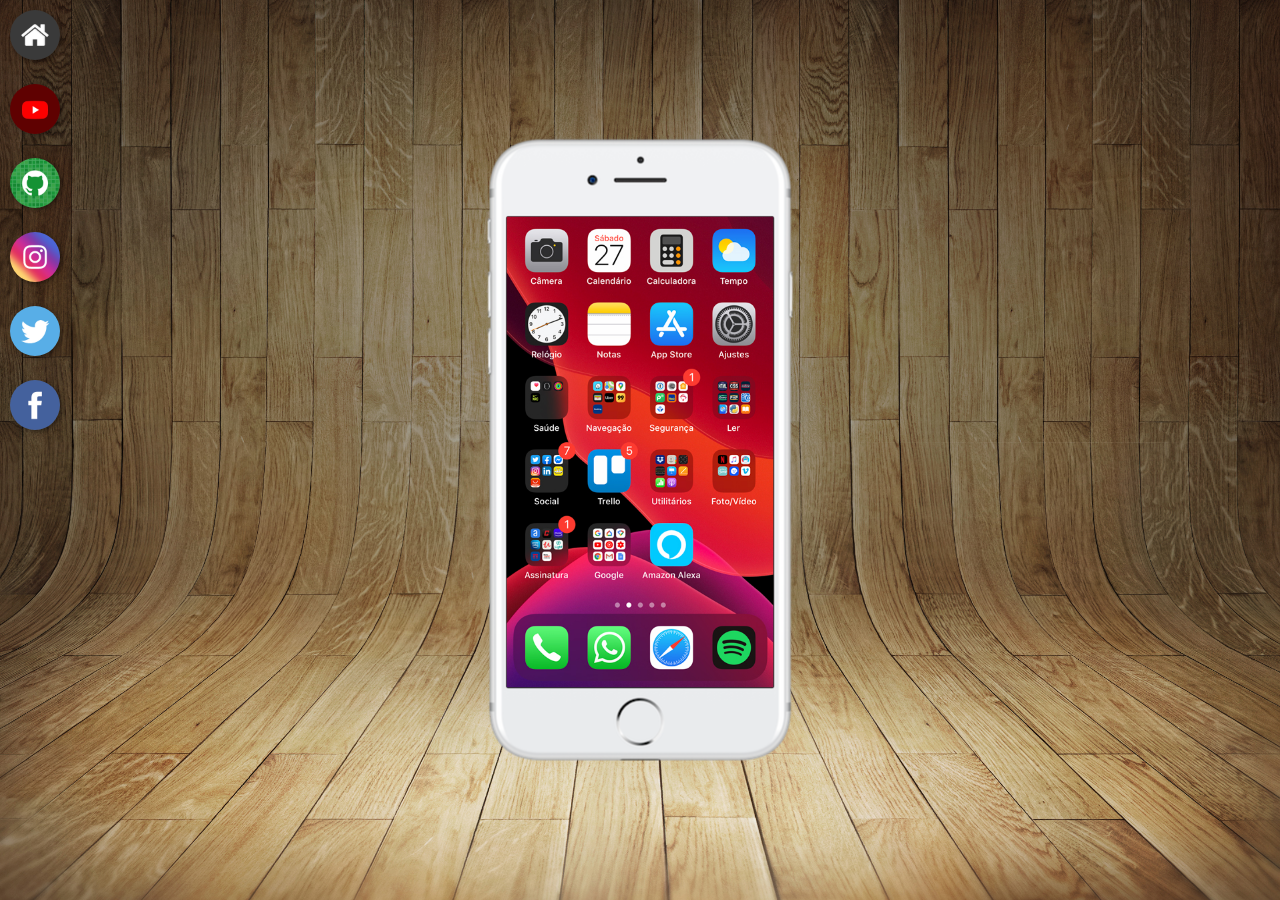
<file: index.html>
<!DOCTYPE html>
<html lang="pt-br">
<head>
    <meta charset="UTF-8">
    <meta name="viewport" content="width=device-width, initial-scale=1.0">
    <title>Projecto Redes Socias</title>
    <link rel="shortcut icon" href="favicon.ico" type="image/x-icon">
    <link rel="stylesheet" href="estilos/style.css">
</head>
<body>
   <main>
        <section id="telefone">
            <iframe src="home.html" name="tela" id="tela" frameborder="0">
            O Seu navegador nao é compatível com isso.

            </iframe>
        </section>
        <section id="redes-socias">
            <a href="home.html" target="tela"><img src="imagens/logo-home.jpg" alt="Home"></a><br>
            <a href="youtube.html" target="tela"><img src="imagens/logo-youtube.jpg" alt="YouTube"></a><br>
            <a href="github.html" target="tela"><img src="imagens/logo-github.jpg" alt="GitHub"></a><br>
            <a href="instagram.html" target="tela"><img src="imagens/logo-instagram.jpg" alt="Instagram"></a><br>
            <a href="#" target="tela"><img src="imagens/logo-twitter.jpg" alt="Twiter"></a><br>
            <a href="facebook.html" target="tela"><img src="imagens/logo-facebook.jpg" alt="Facebook"></a>
            
        </section>
   </main>
</body>
</html>
</file>
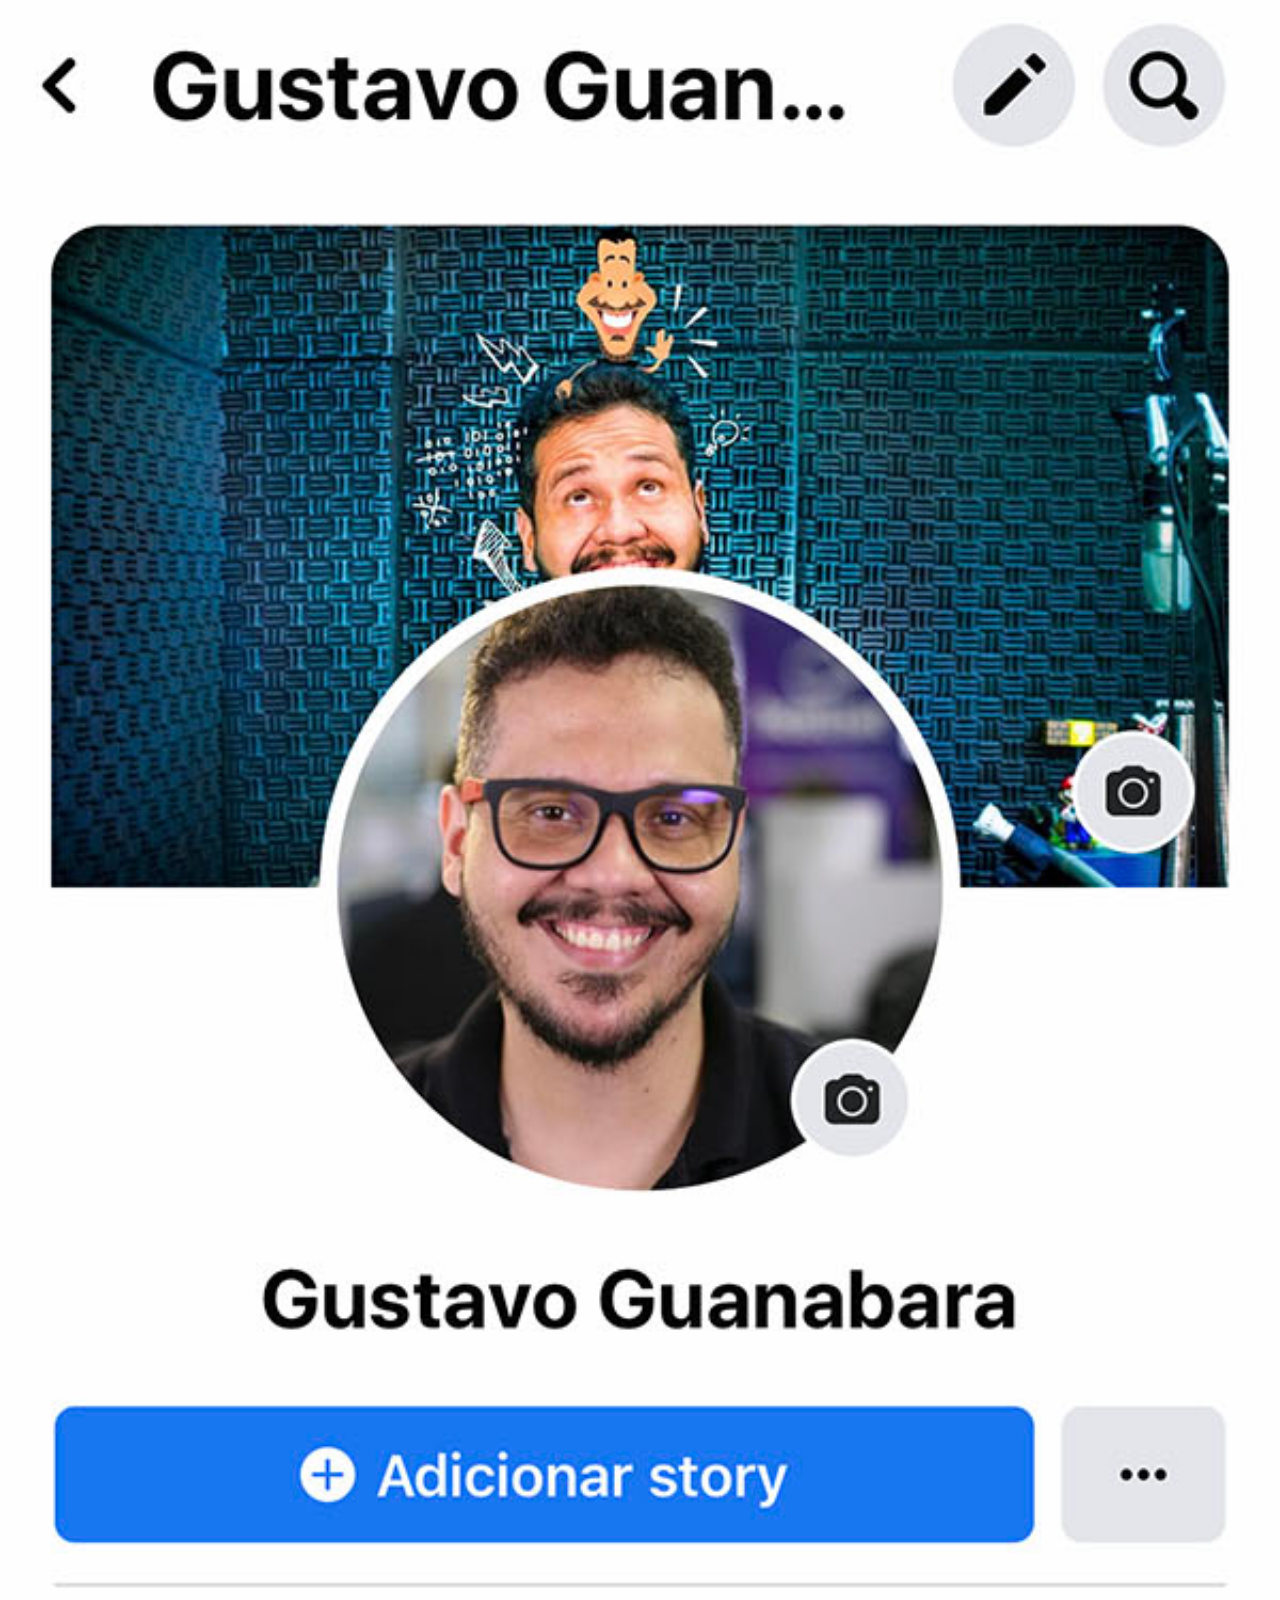
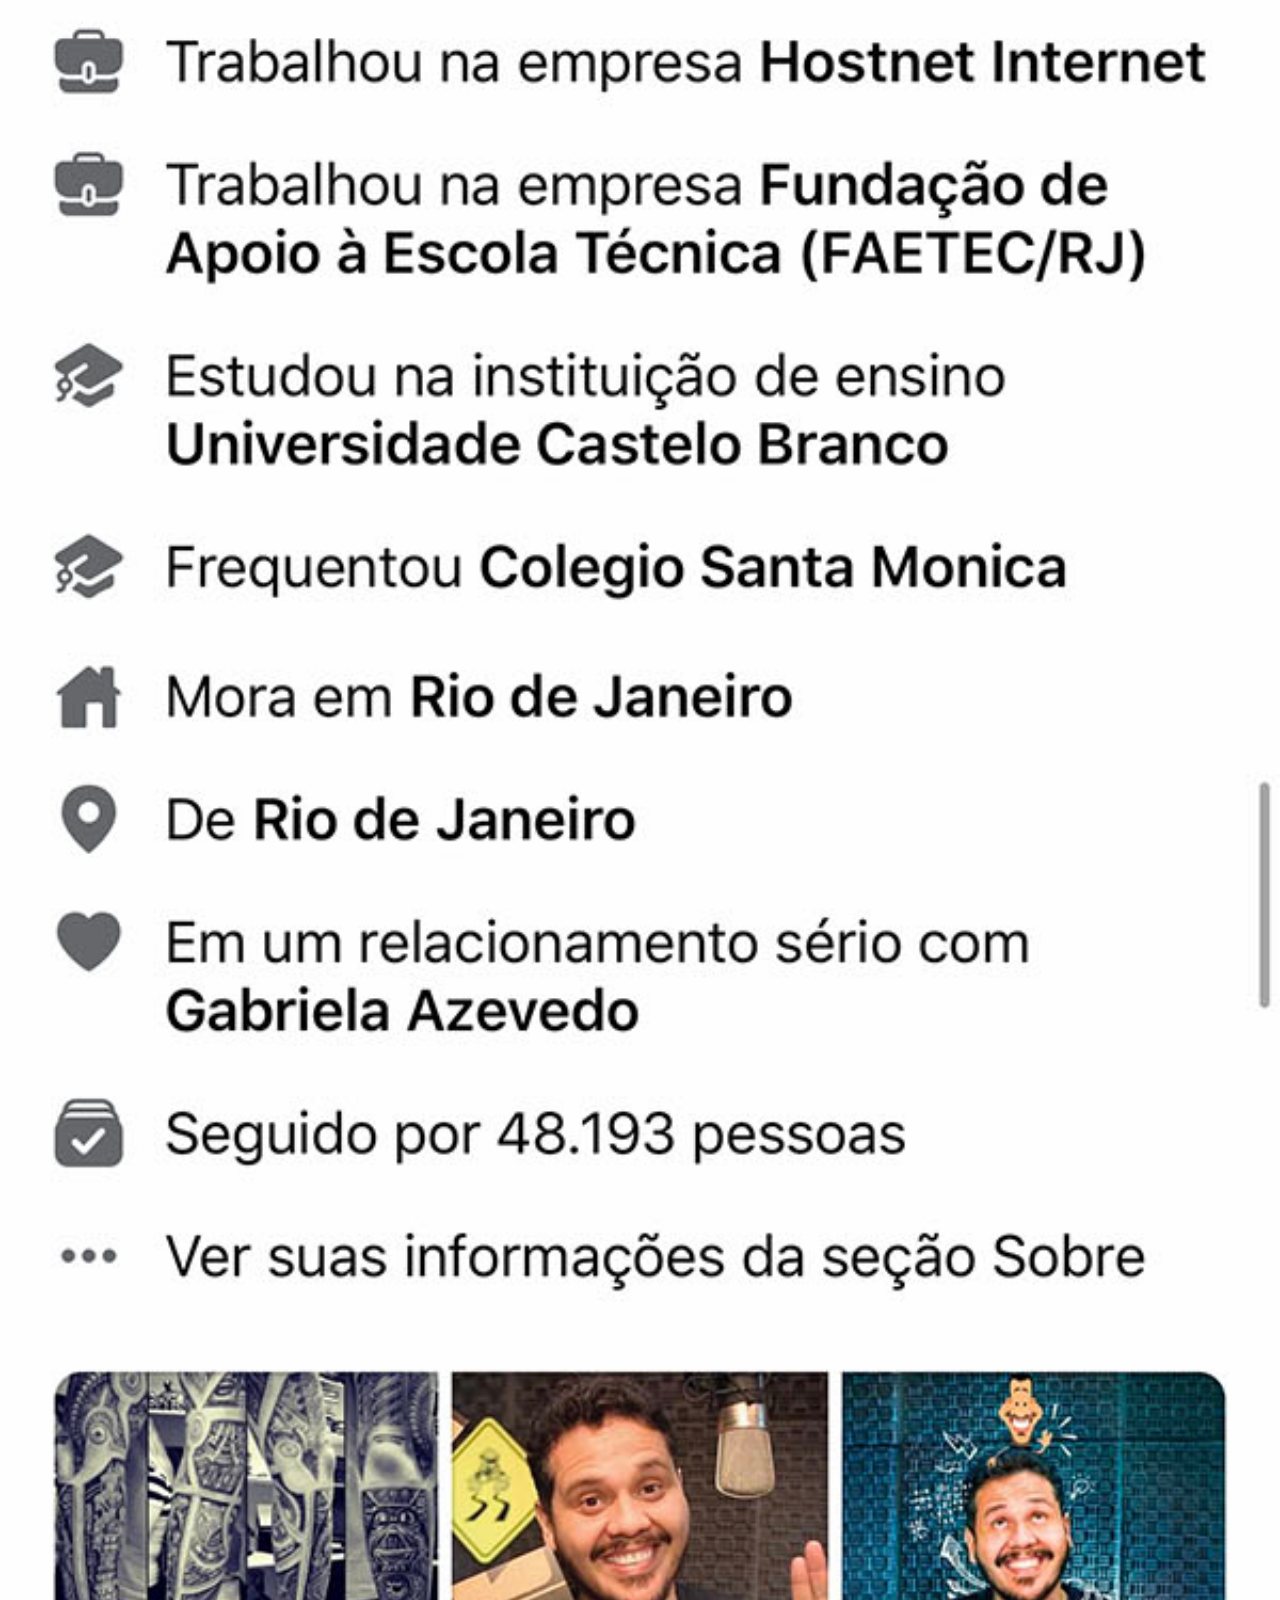
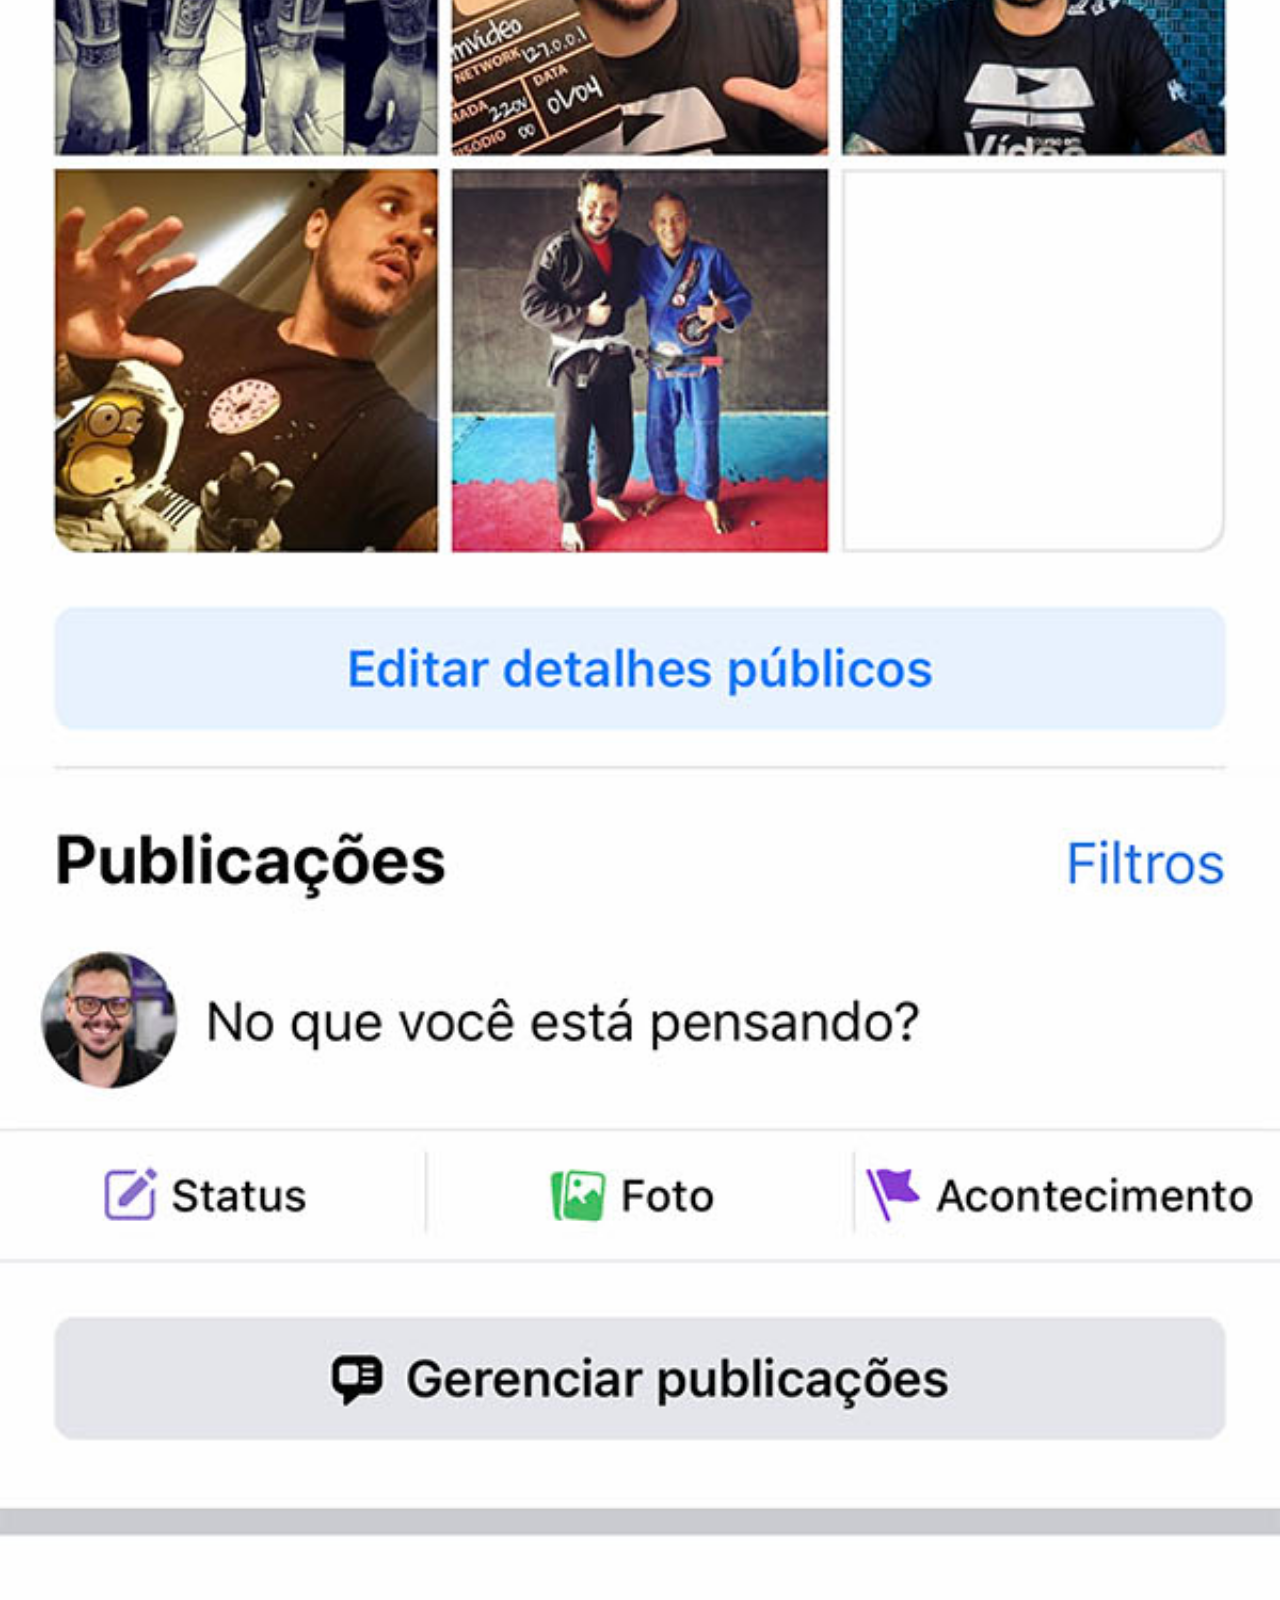
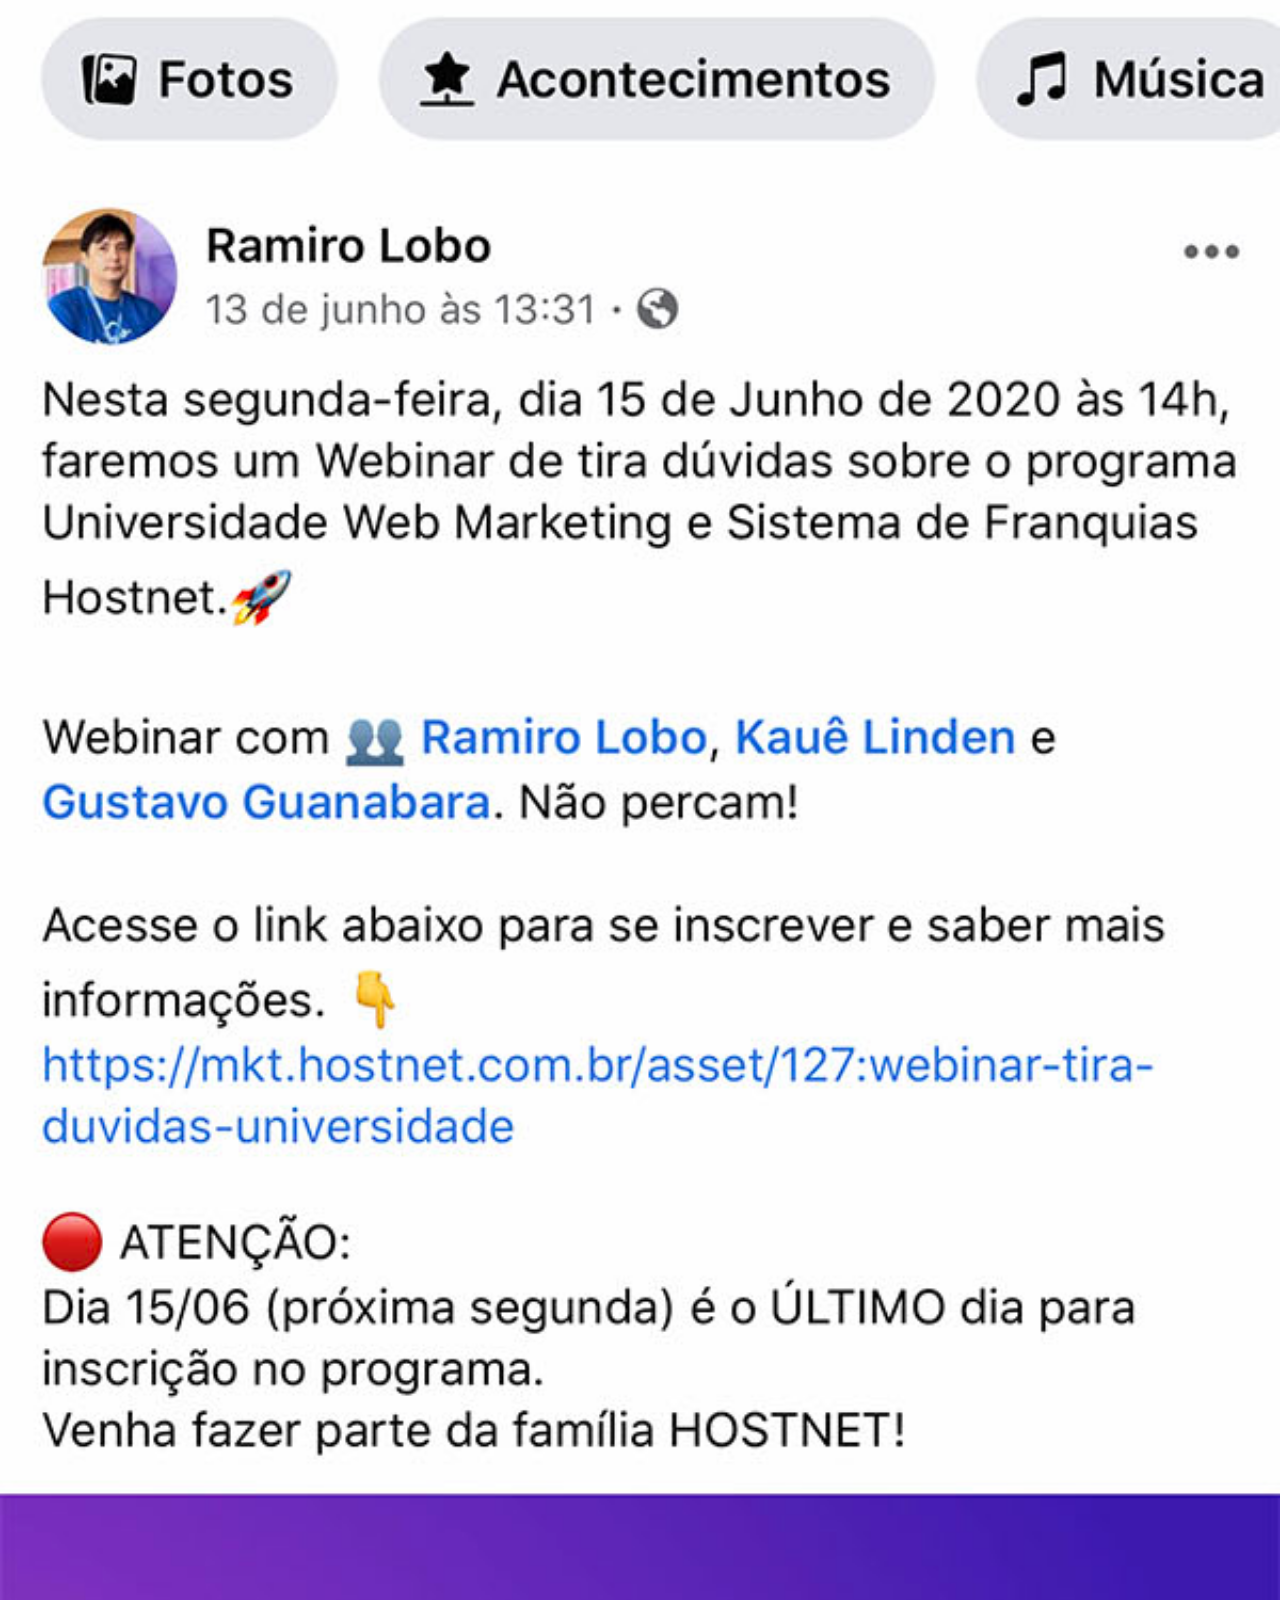
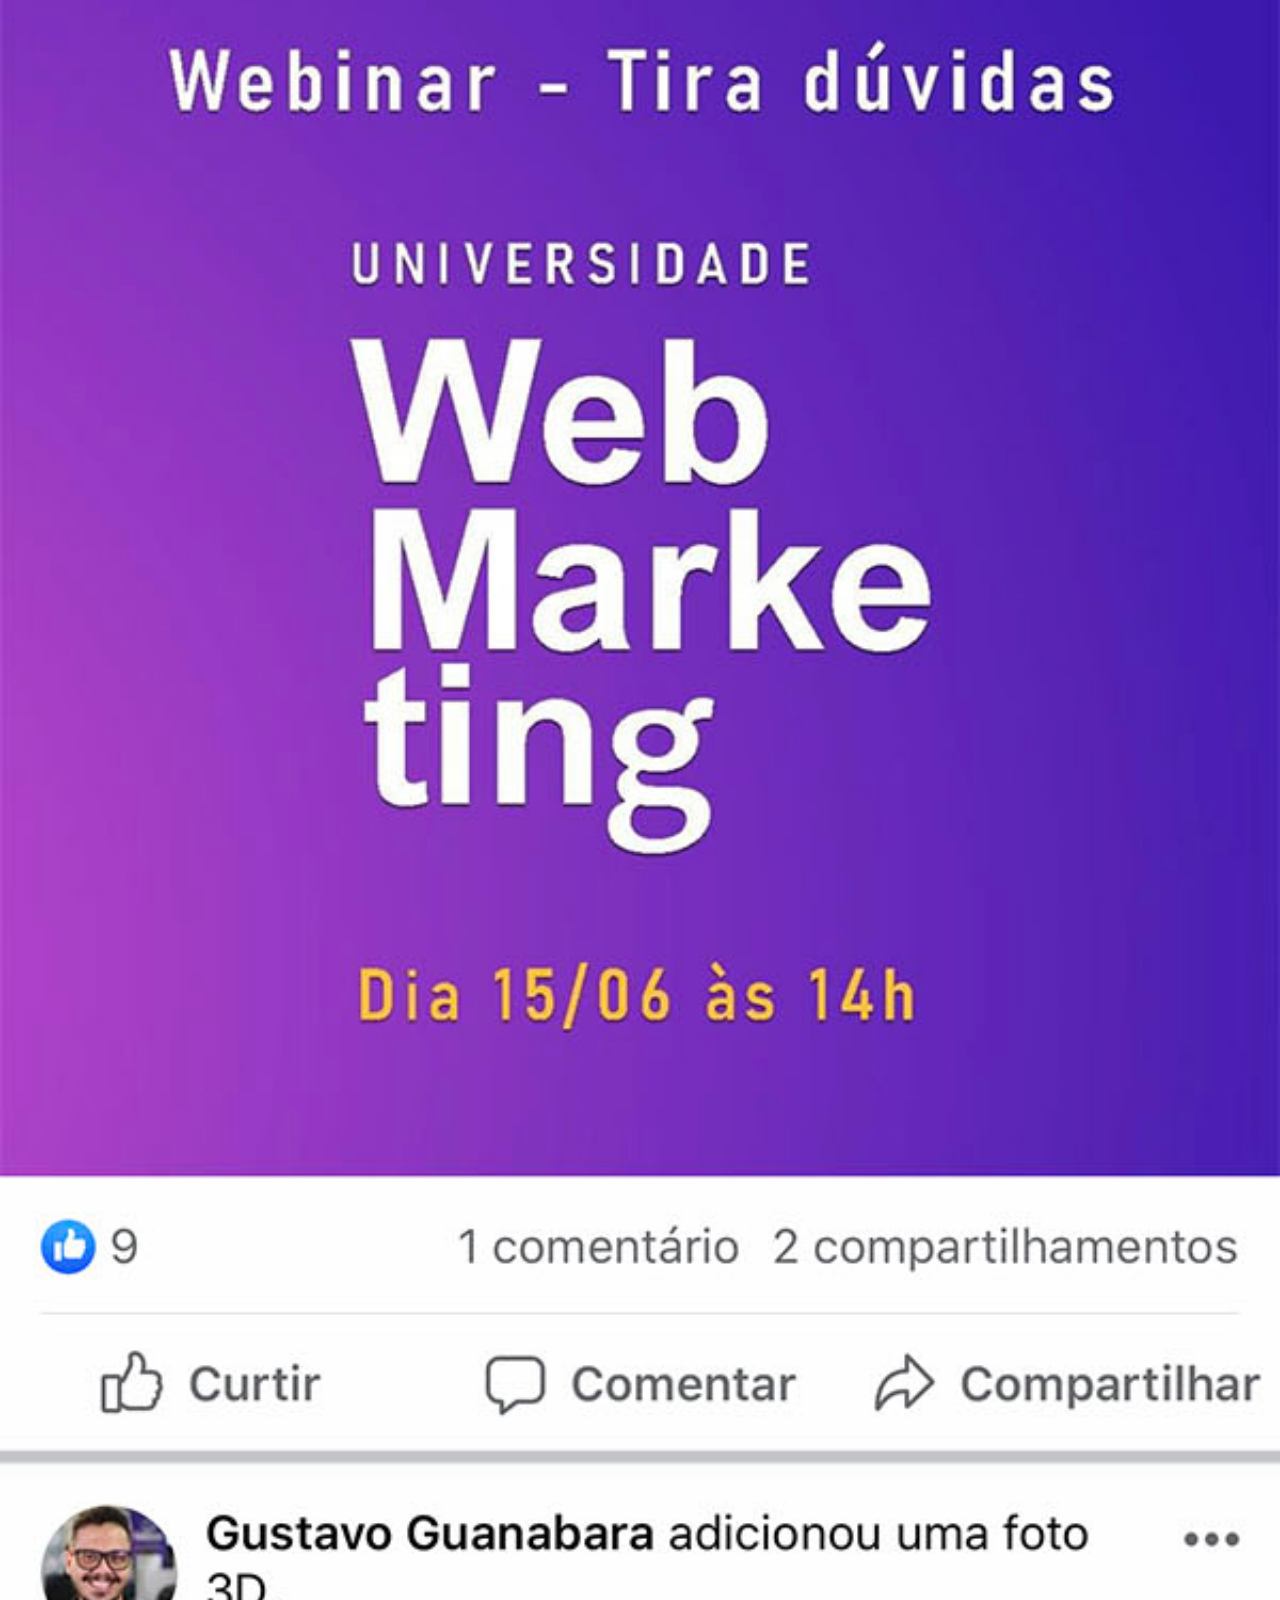
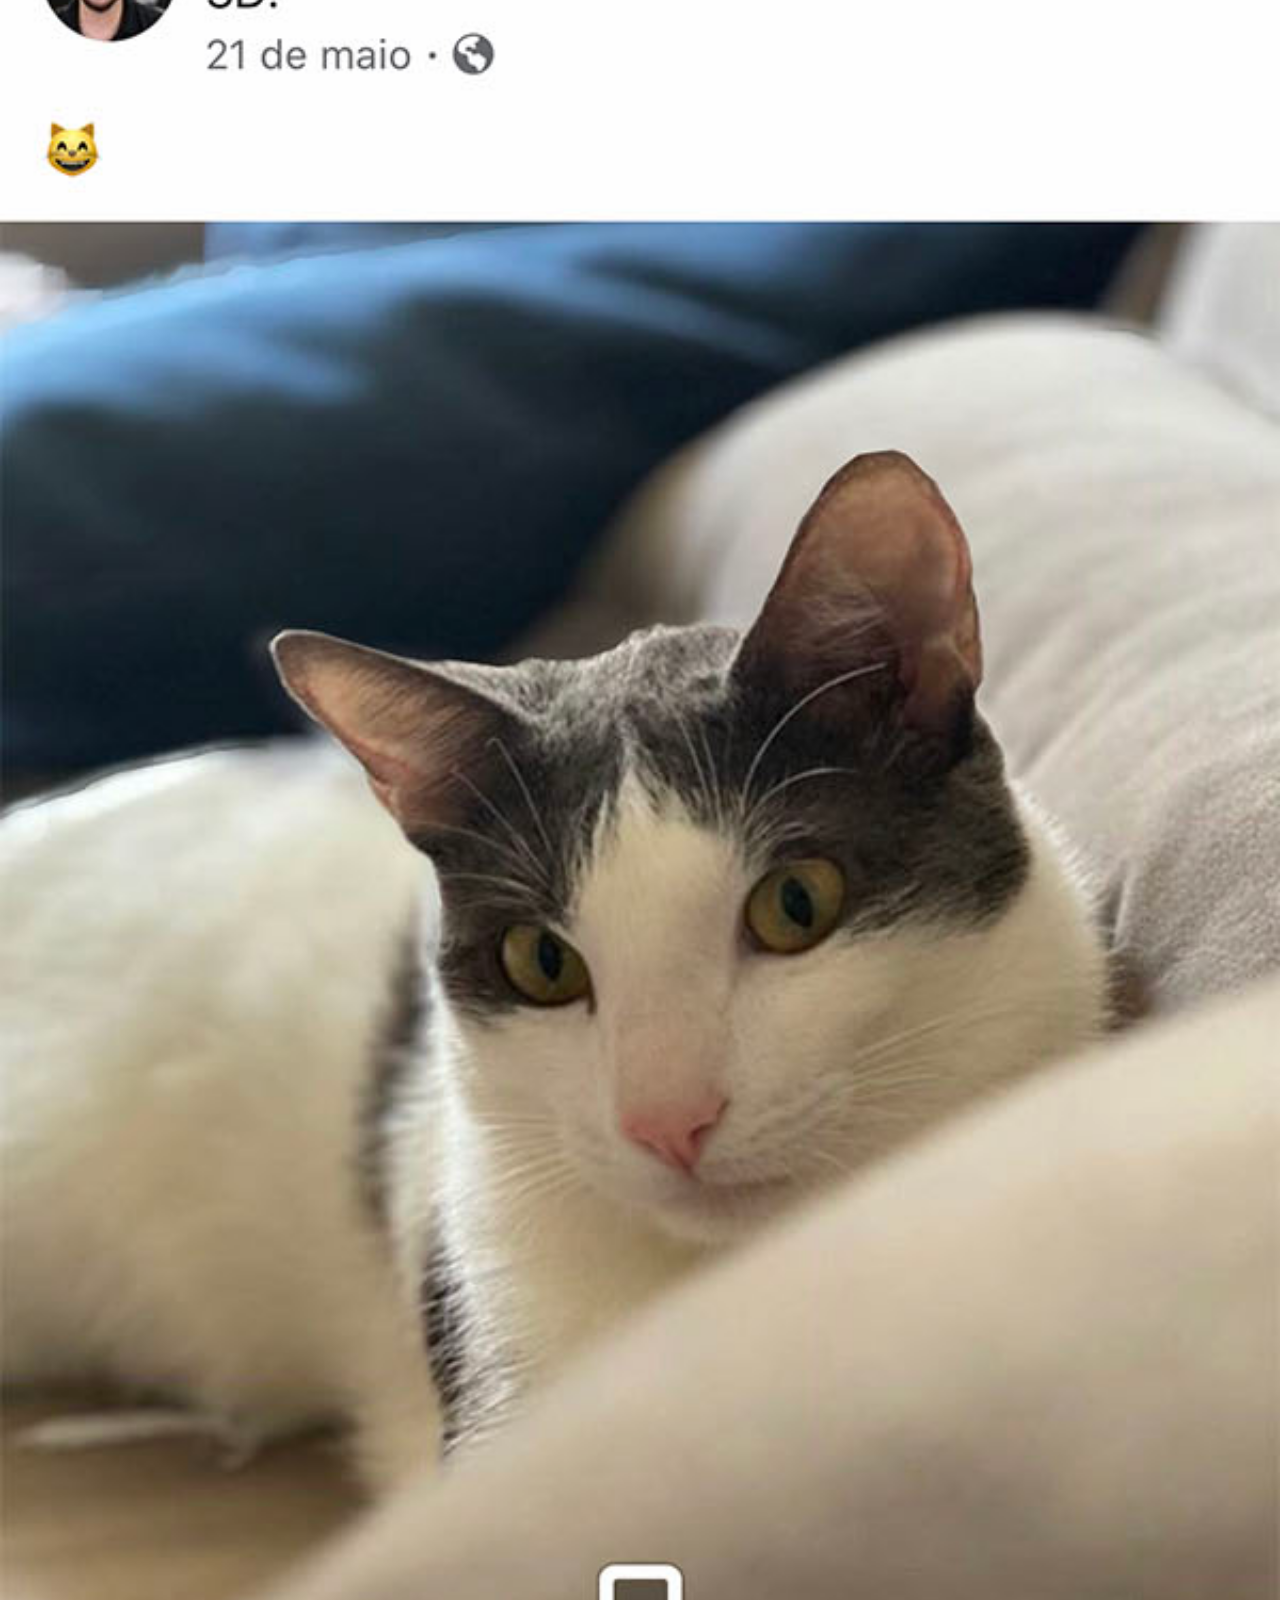
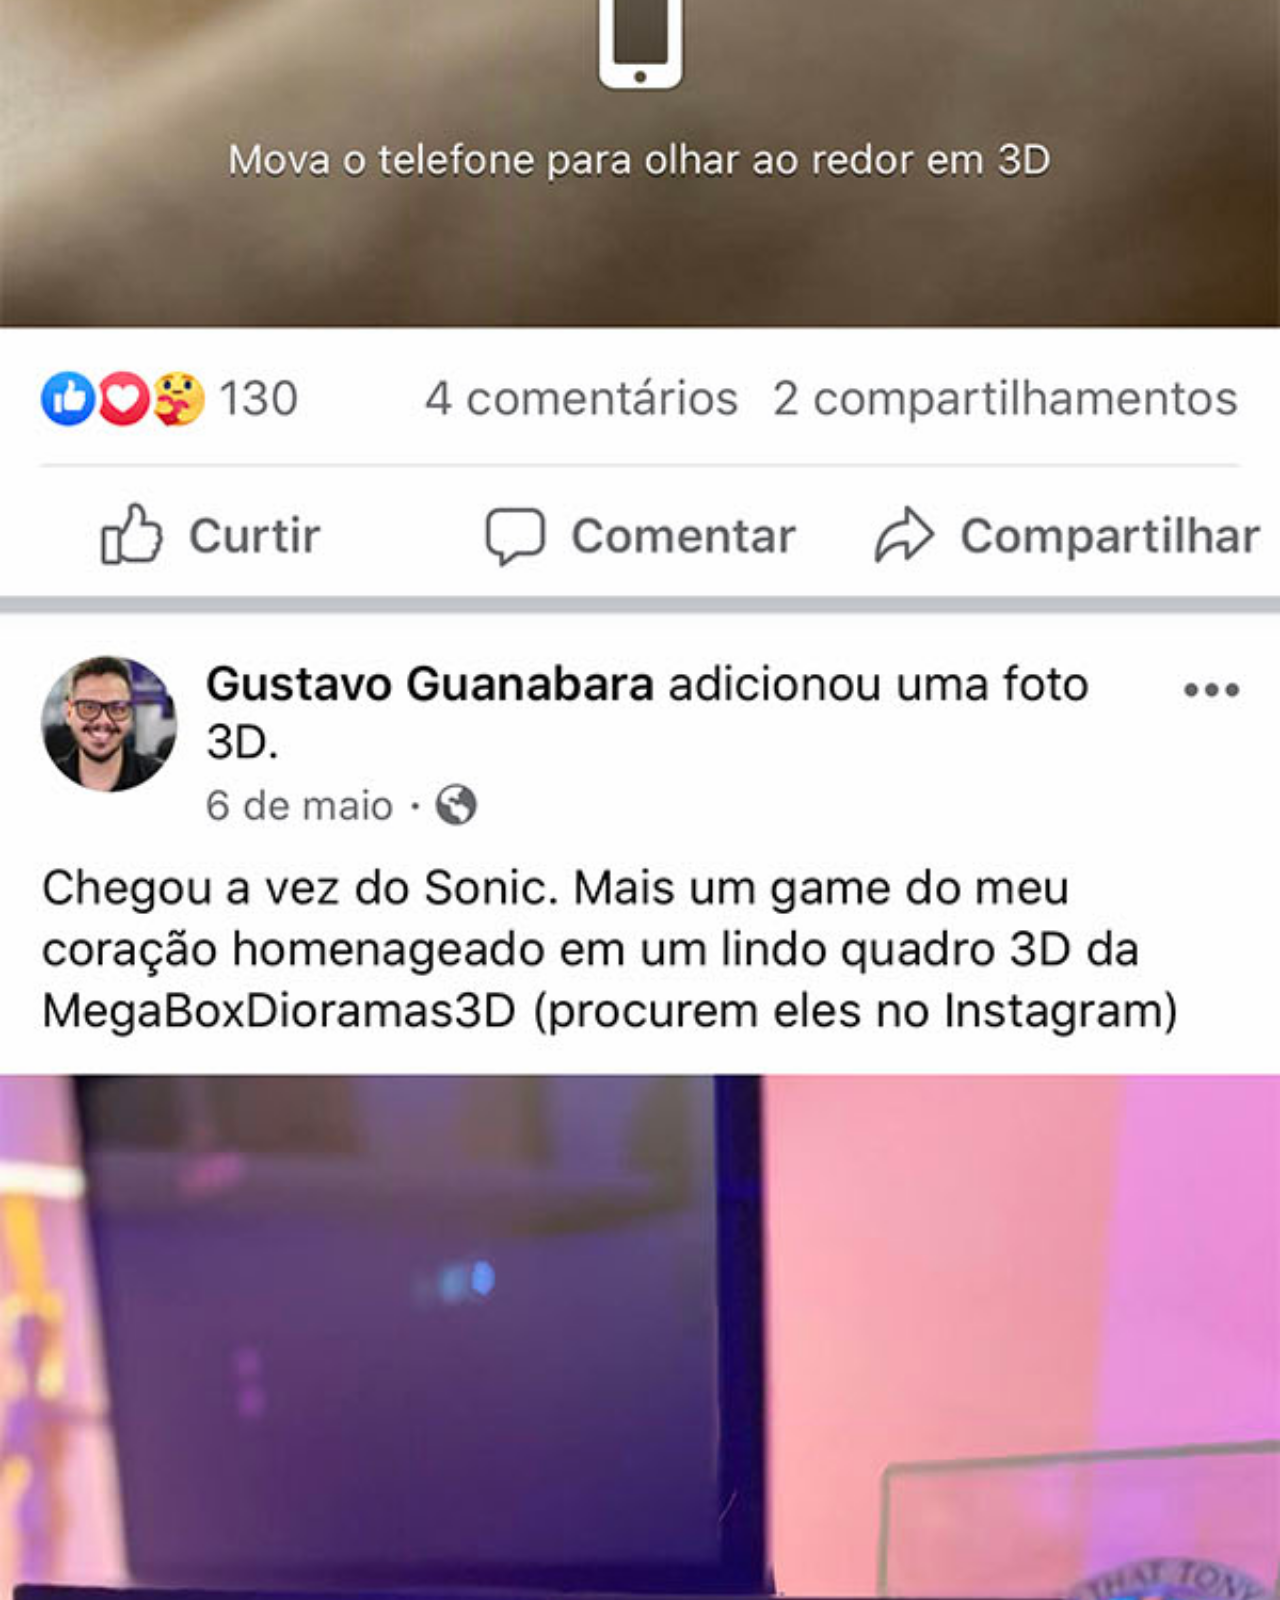
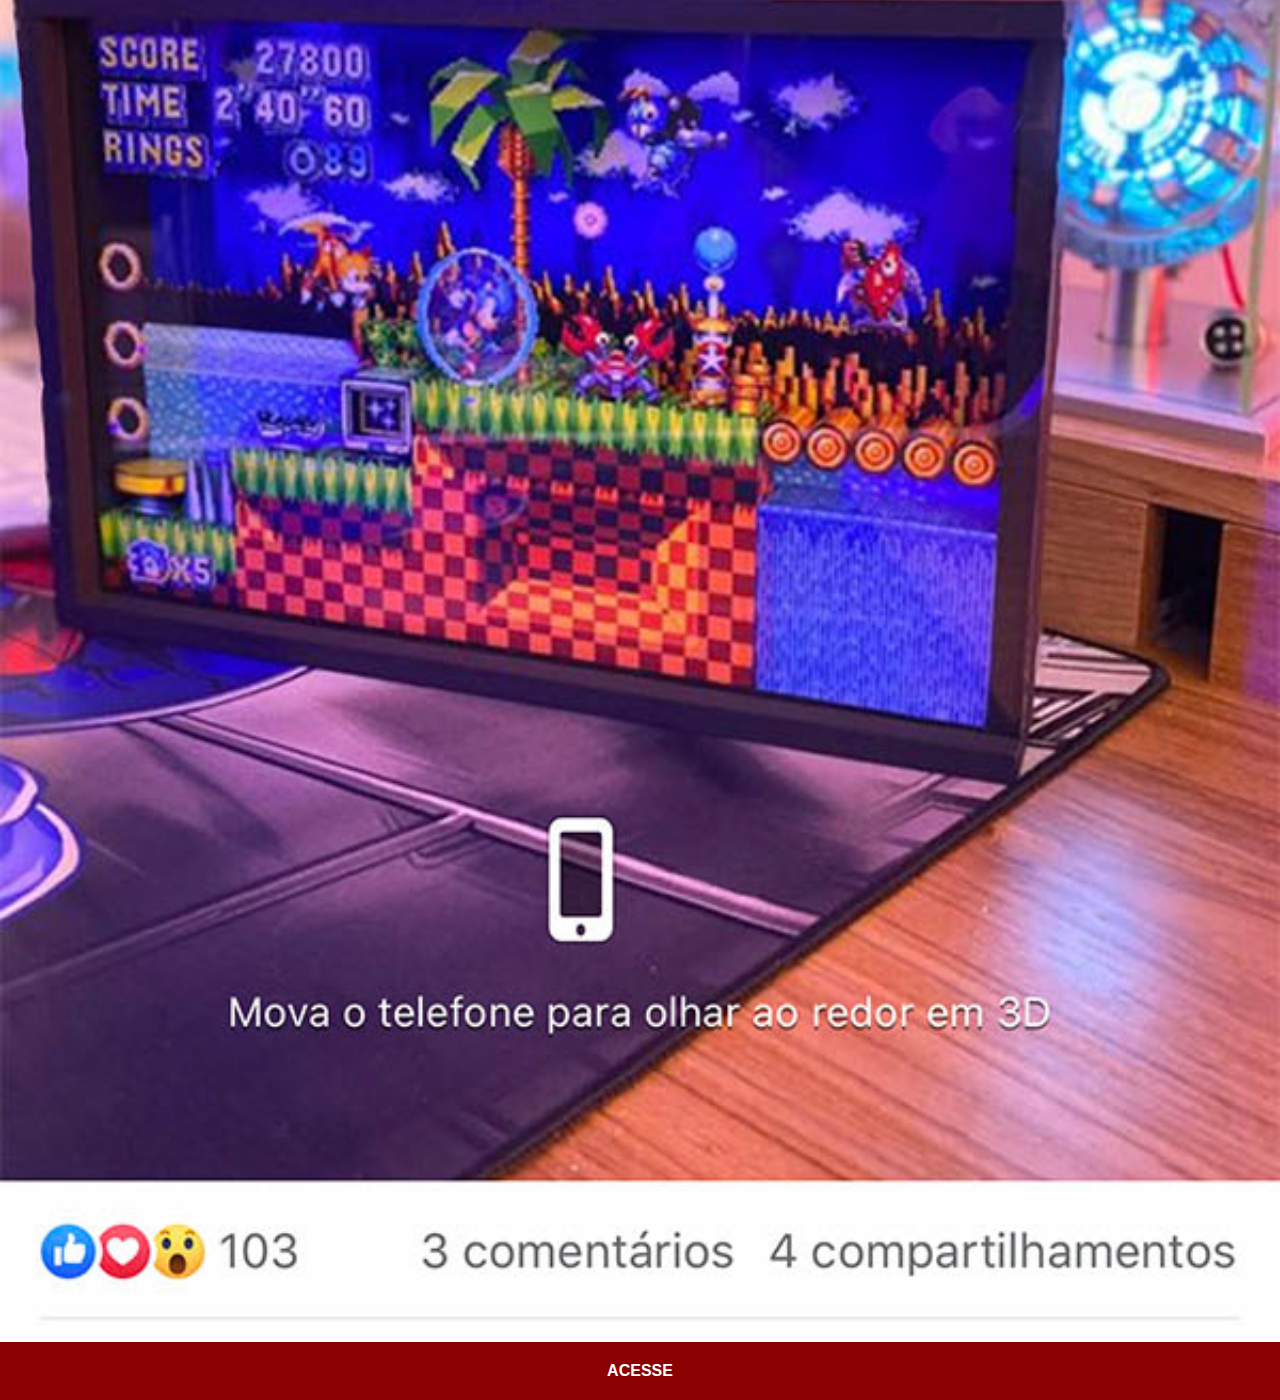
<file: facebook.html>
<!DOCTYPE html>
<html lang="pt-br">
<head>
    <meta charset="UTF-8">
    <meta name="viewport" content="width=device-width, initial-scale=1.0">
    <title>Facebook</title>
    <link rel="stylesheet" href="estilos/social.css">
</head>
<body>
    <img src="imagens/tela-facebook.jpg" alt="Facebook">
    <a href="https://web.facebook.com/profile.php?id=100084723230871" target="_blank">ACESSE</a>
</body>
</html>
</file>
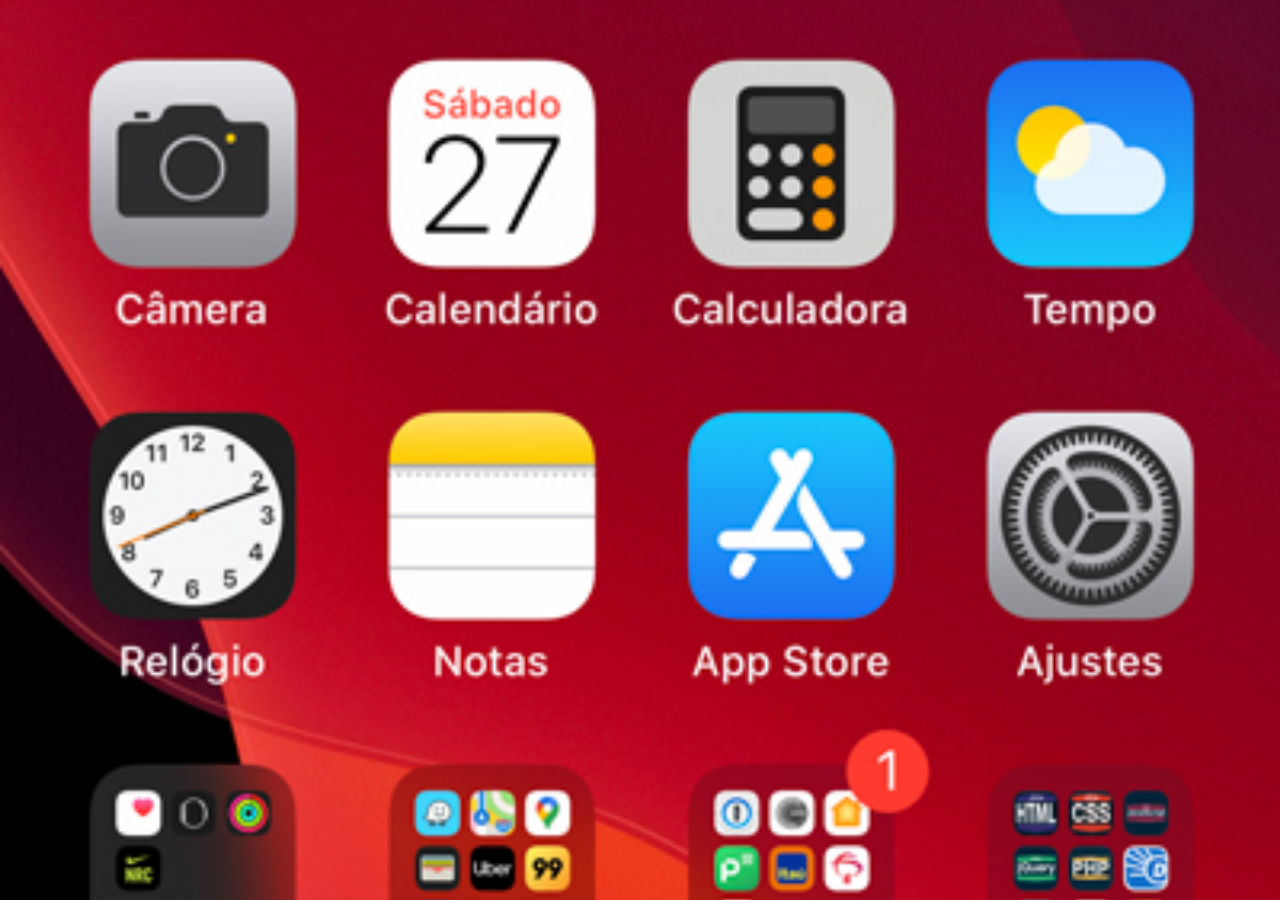
<file: home.html>
<!DOCTYPE html>
<html lang="pt-br>
<head>
    <meta charset="UTF-8">
    <meta name="viewport" content="width=device-width, initial-scale=1.0">
    <title>Home</title>
    <style>
        * {
            margin: 0px;
            padding: 0px;
        }
        body{
            width: 100vw;
            height: 100vh;
            background: black url('imagens/tela-home.jpg') no-repeat top center;
            background-size: cover;

        }
    </style>
</head>
<body>
    
</body>
</html>
</file>
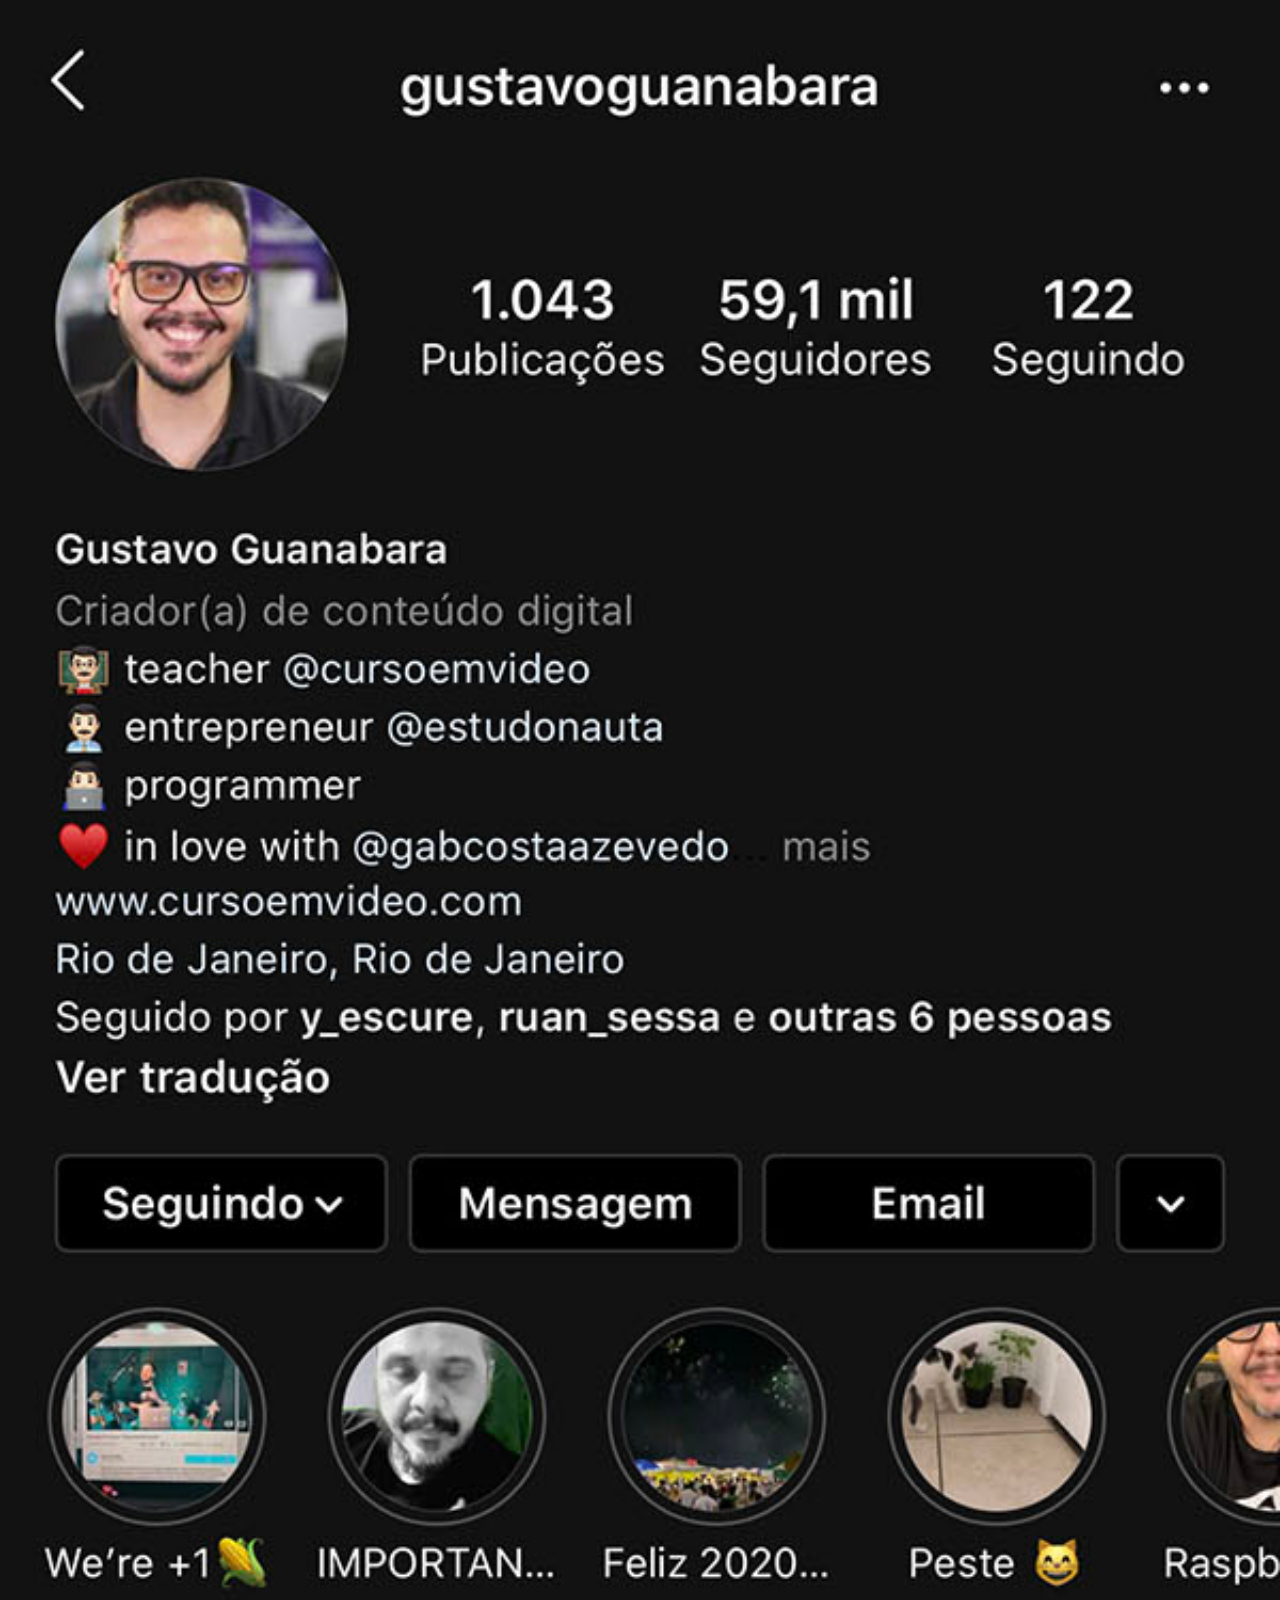
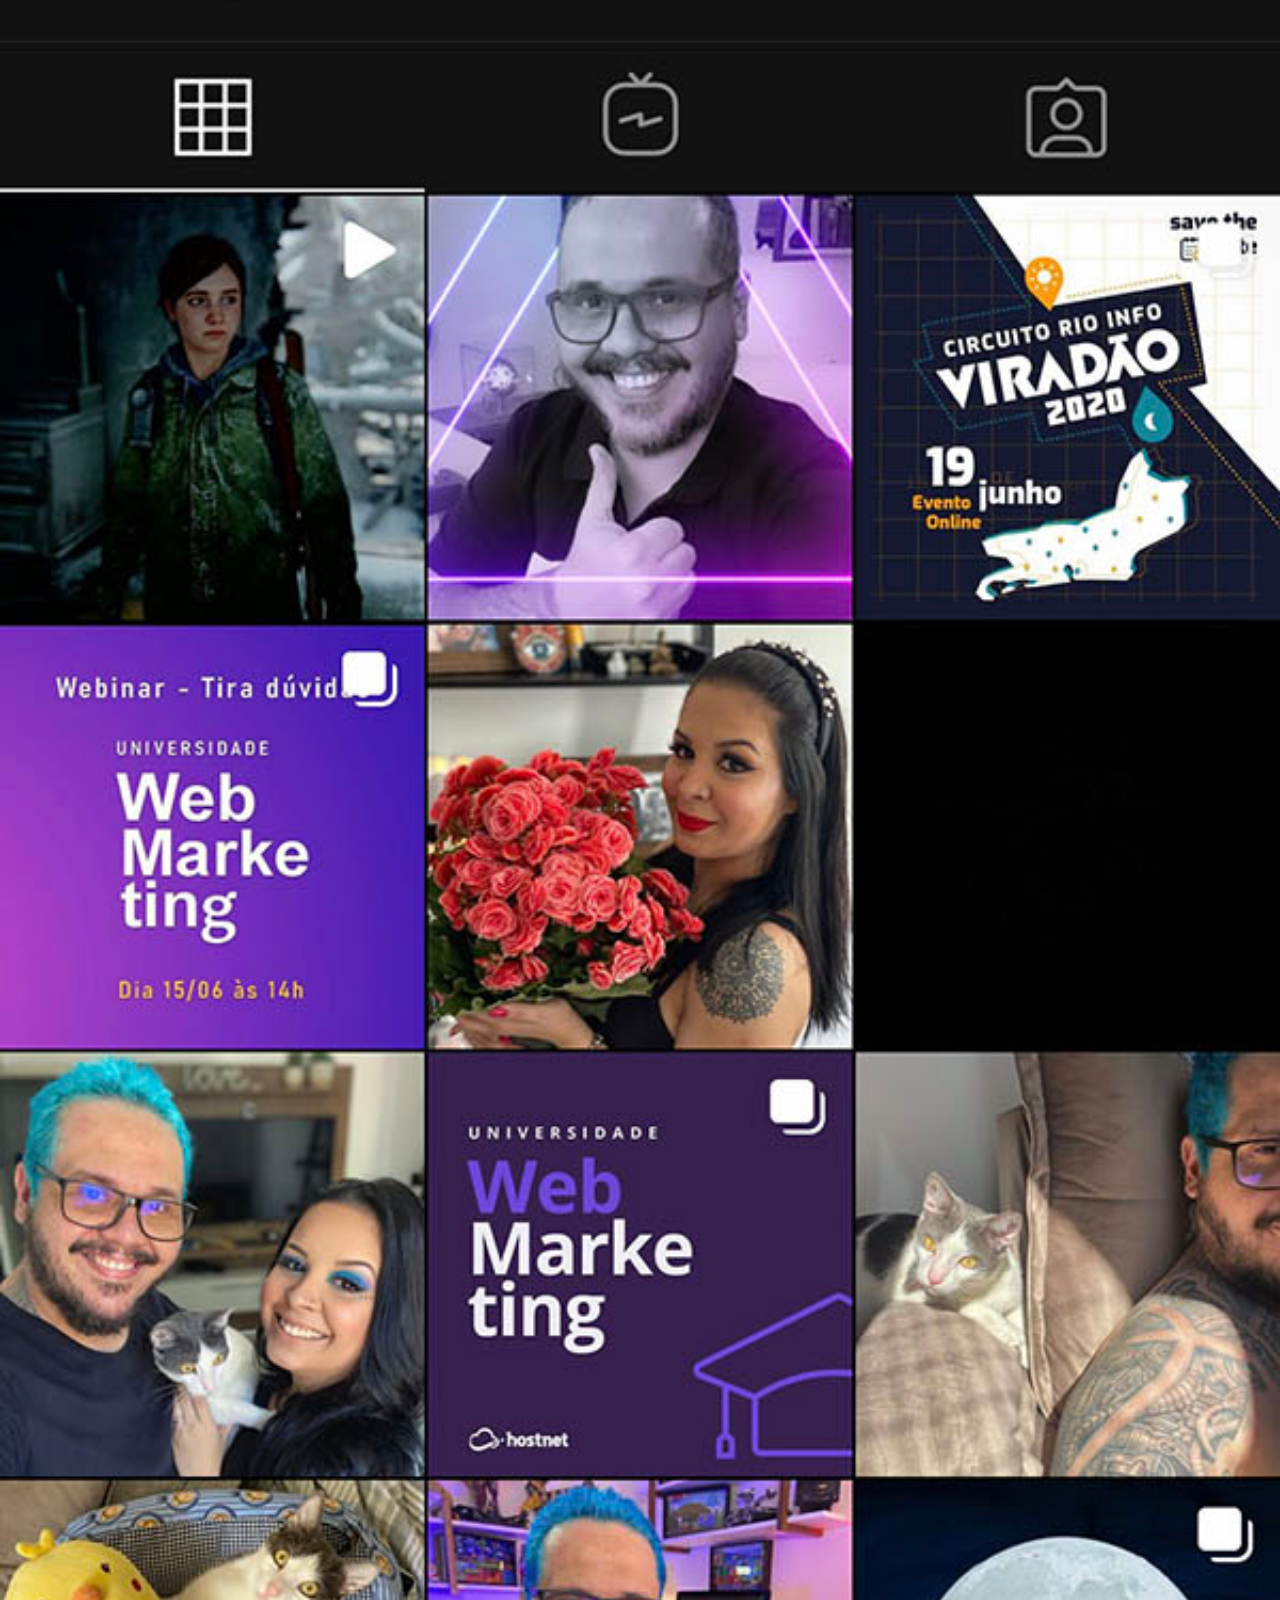
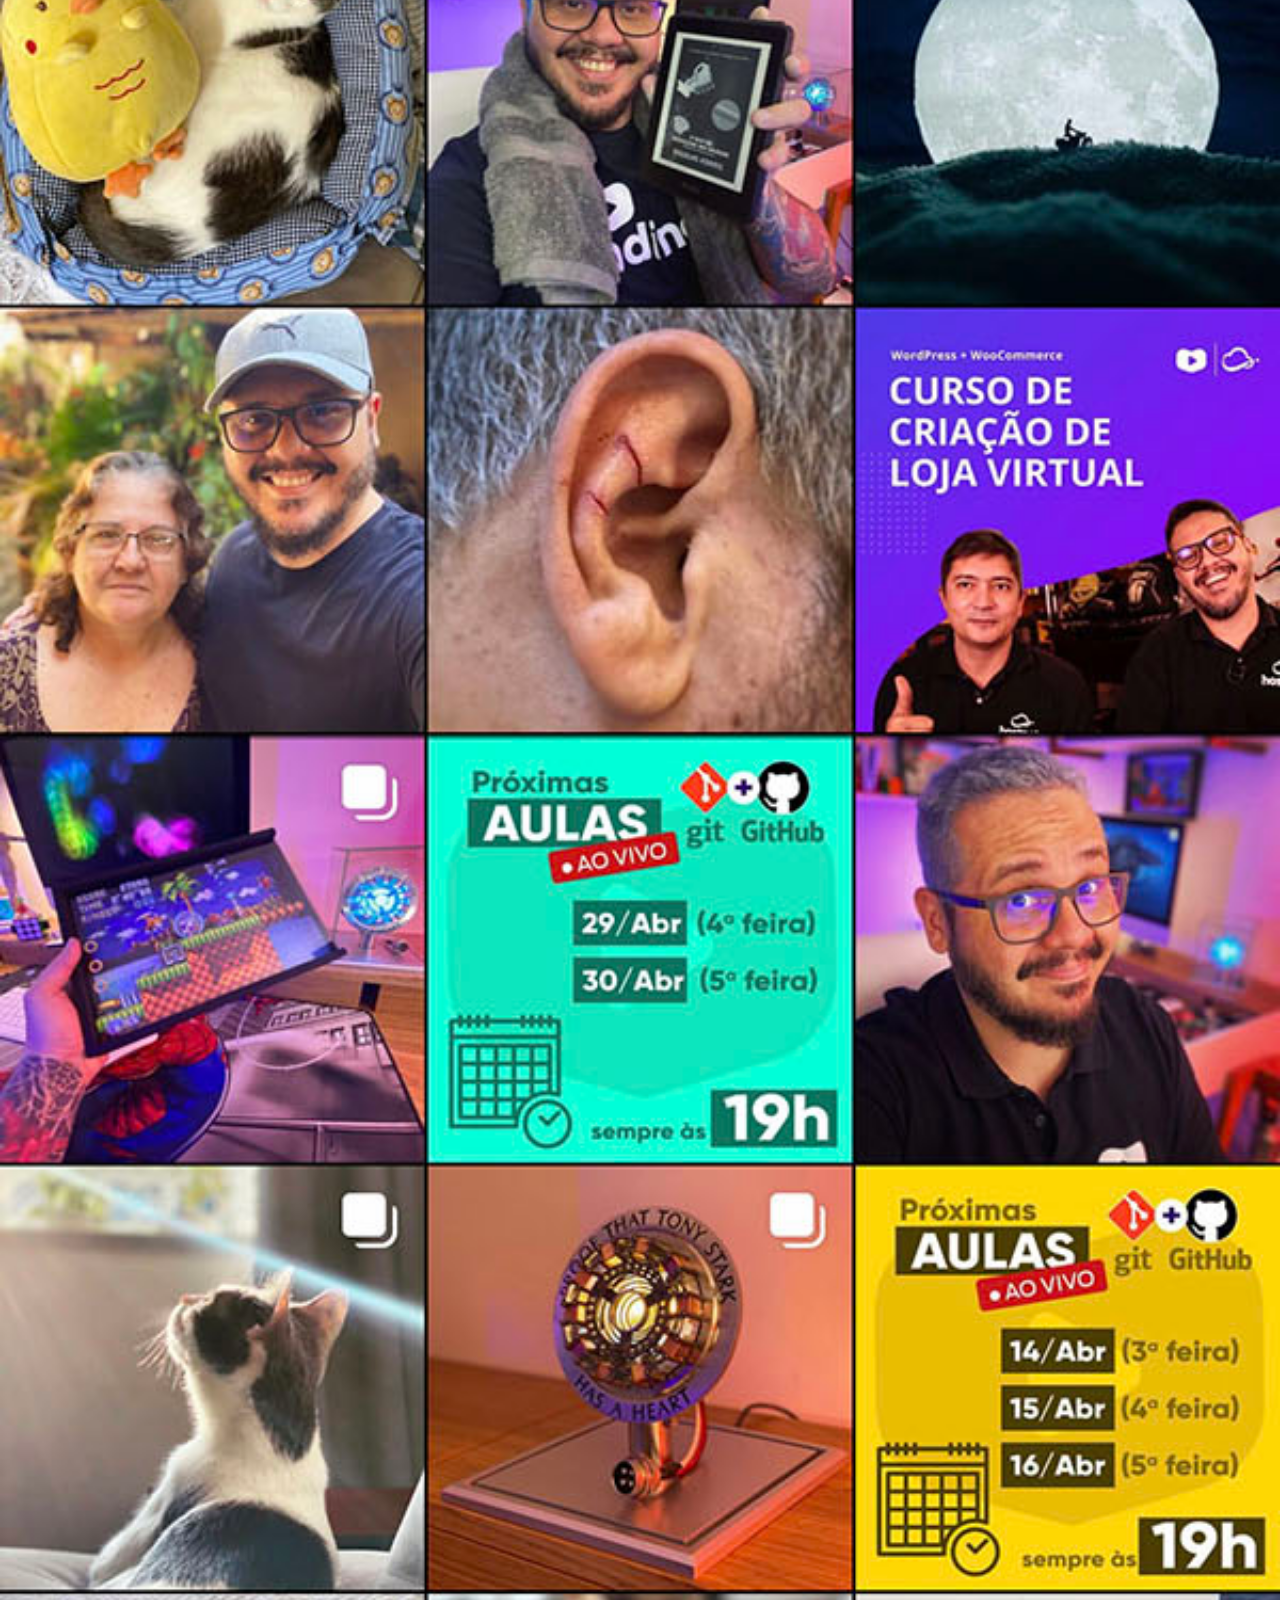
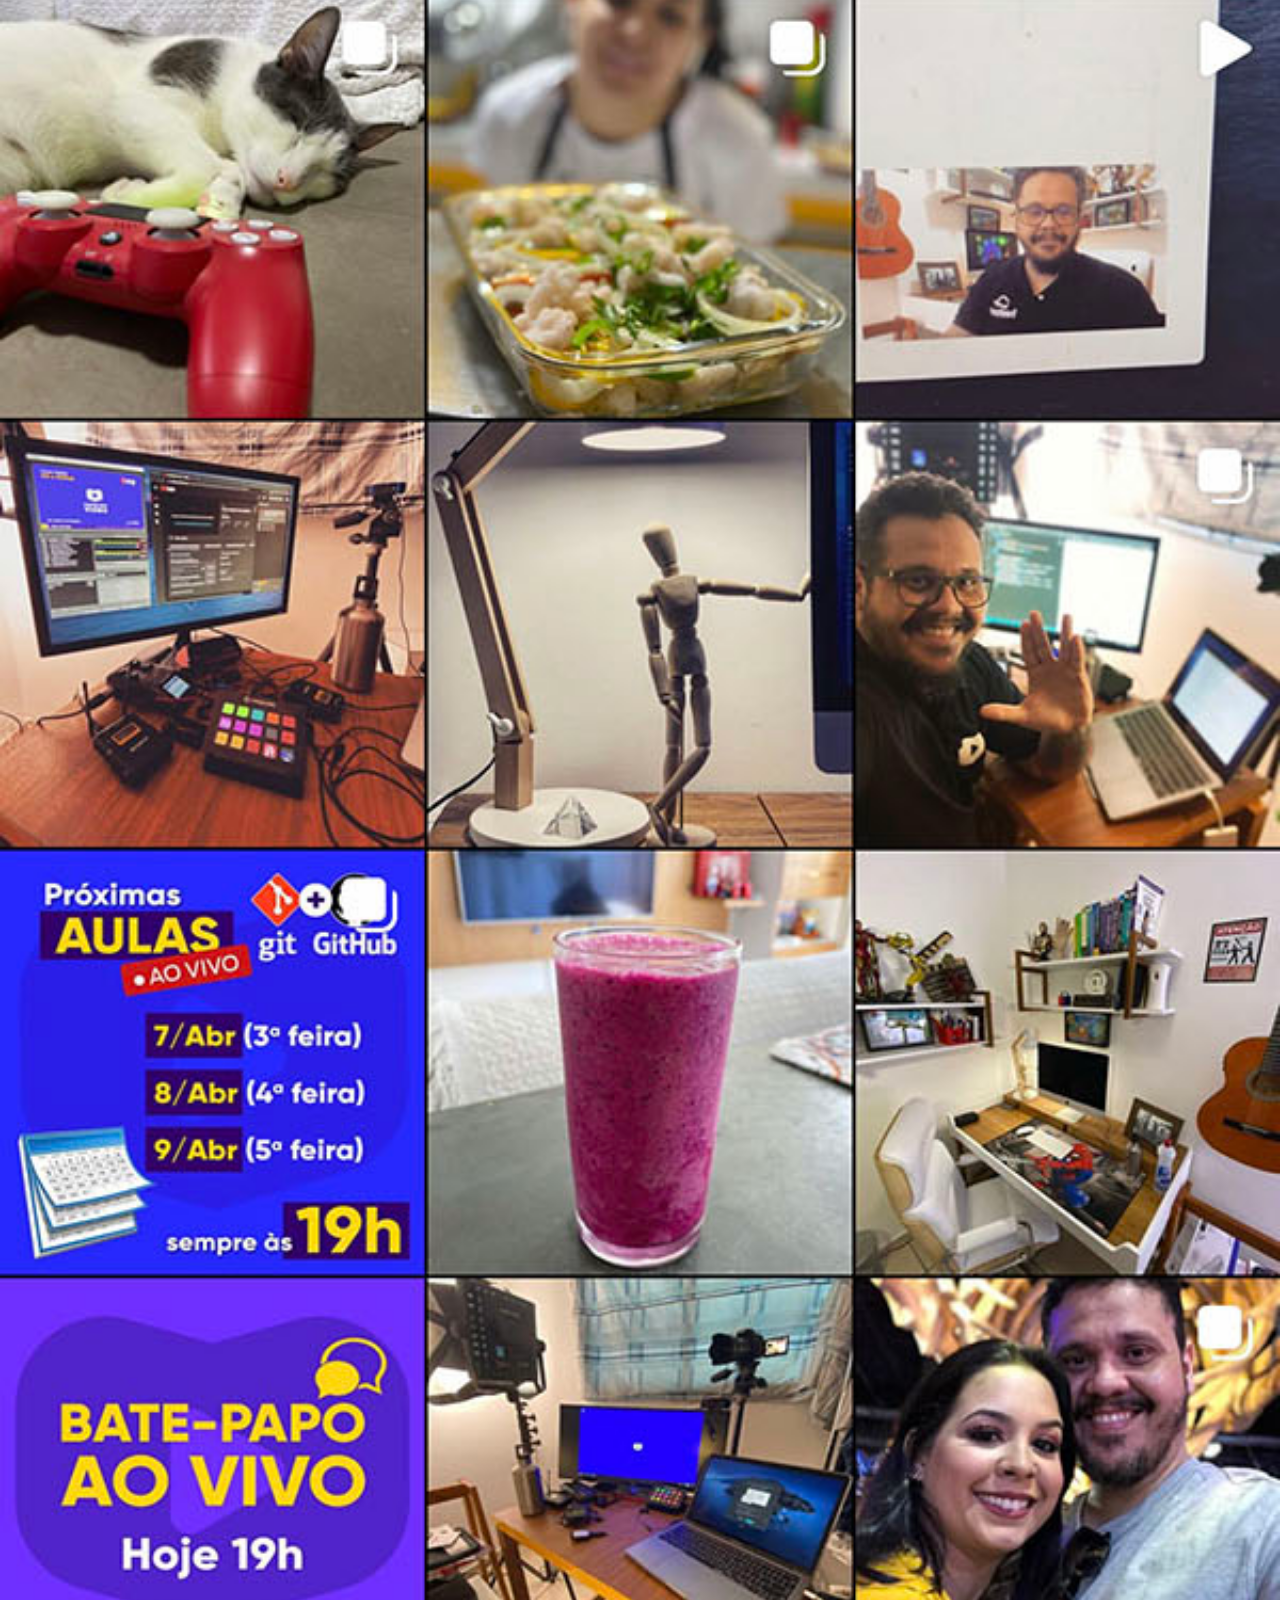
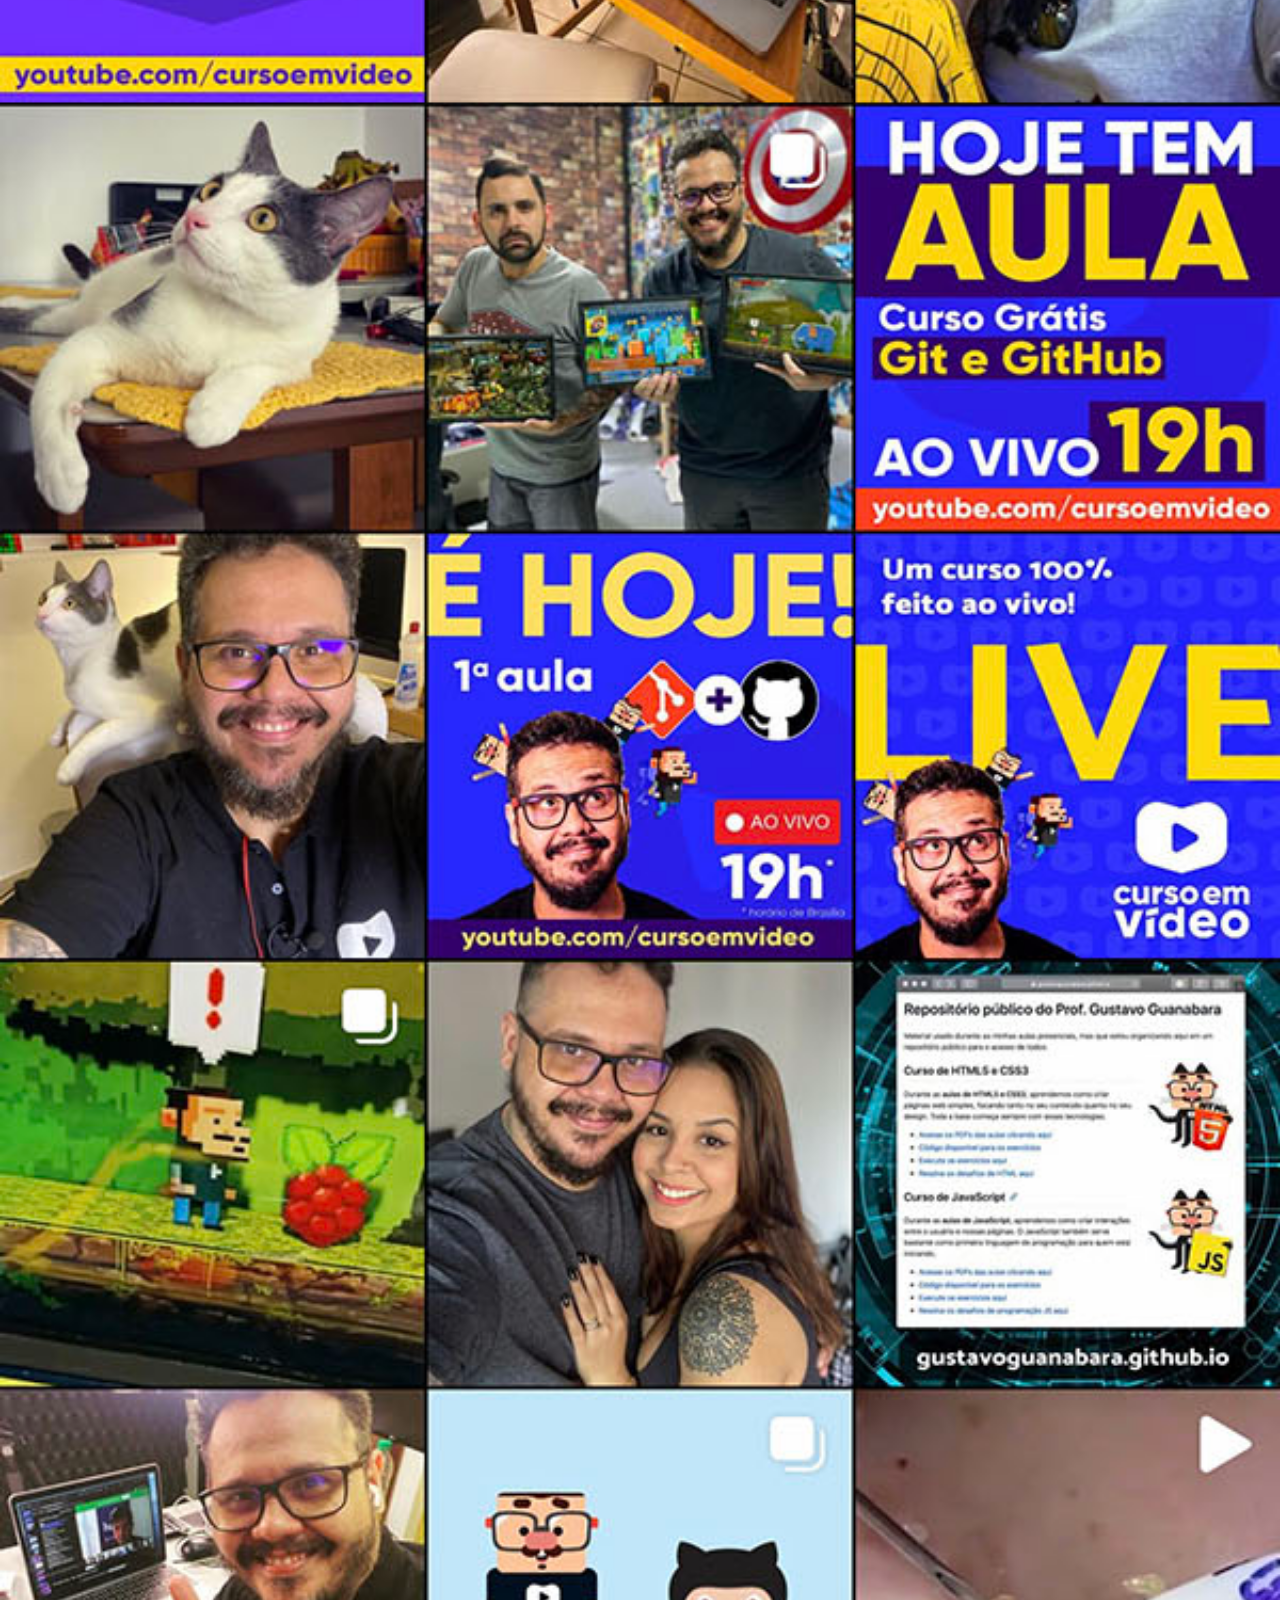
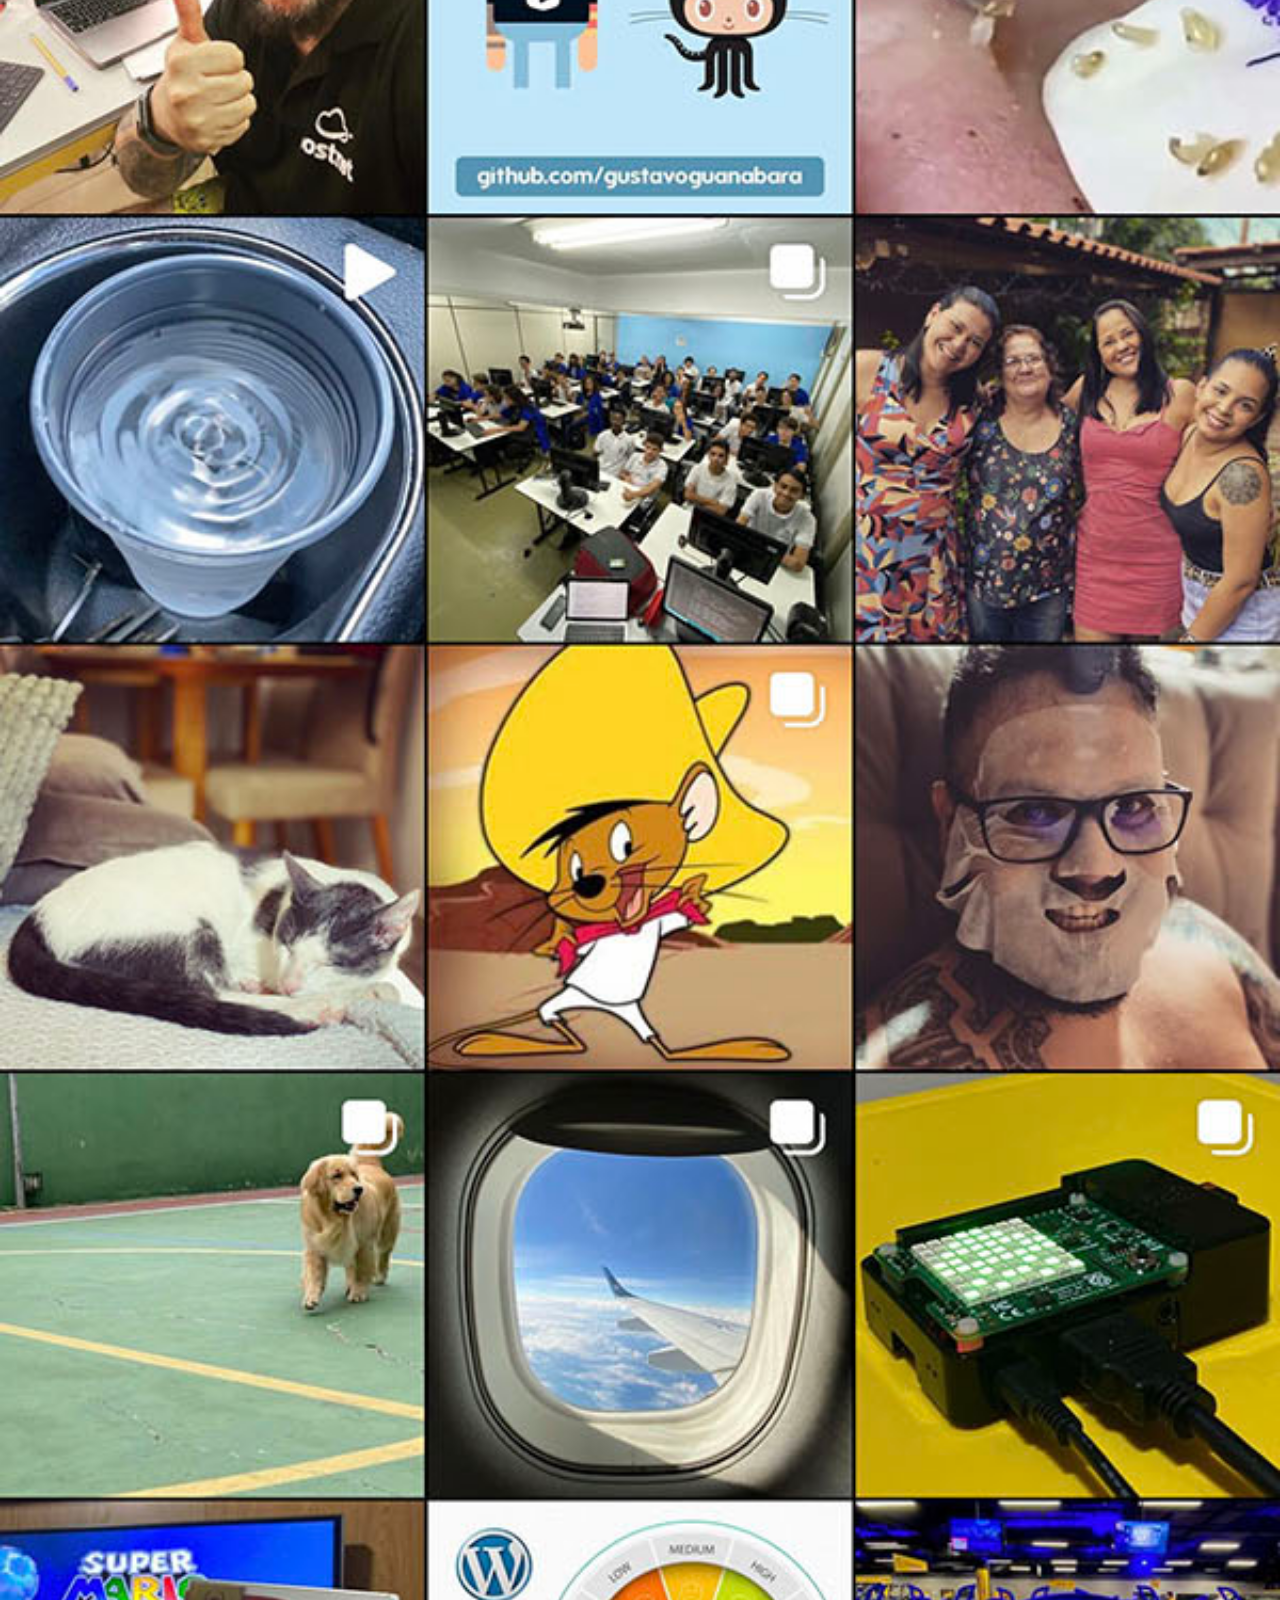
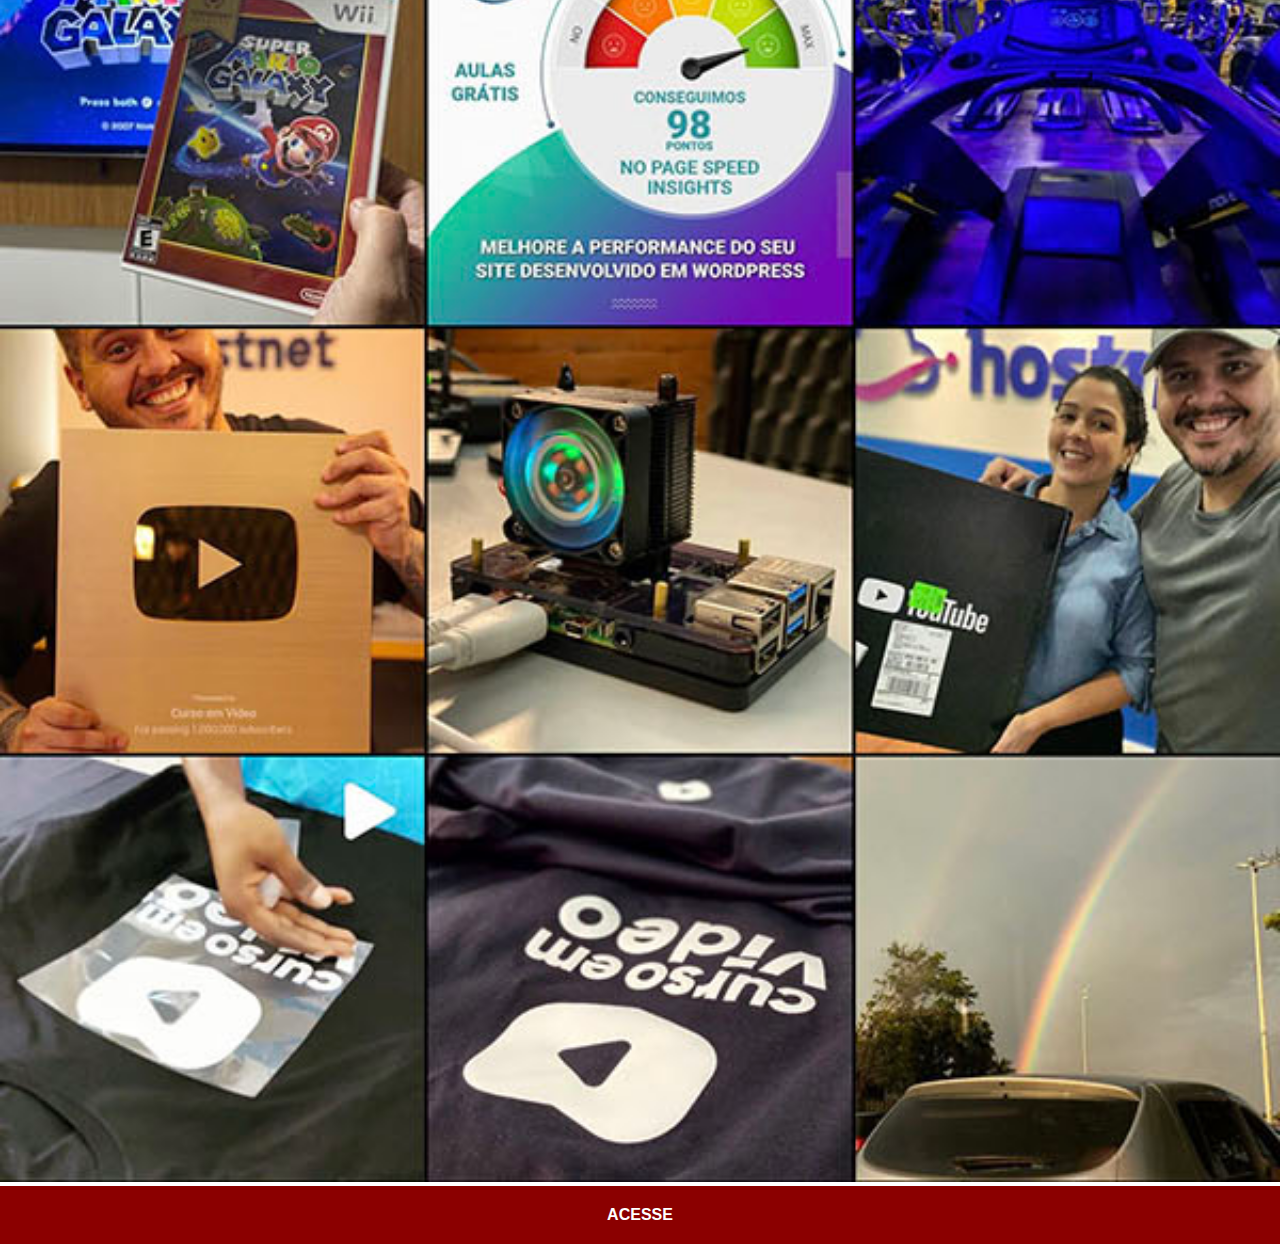
<file: instagram.html>
<!DOCTYPE html>
<html lang="pt-br">
<head>
    <meta charset="UTF-8">
    <meta name="viewport" content="width=device-width, initial-scale=1.0">
    <title>Instgram</title>
    <link rel="stylesheet" href="estilos/social.css">
</head>
<body>
    <img src="imagens/tela-instagram.jpg" alt="Instagram">
    <a href="https://www.instagram.com/timoteo_doponto/" target="_blank">ACESSE</a>
</body>
</html>
</file>
<file: estilos/style.css>
@charset "UTF-8";

* {
    margin: 0px;
    padding: 0px;
    font-family: 0px;
    font-family: Arial, Helvetica, sans-serif;
}
html, body{
    height: 100vph;
    width: 100vw;
    background-color: black;

}

body{
    background: url(../imagens/fundo-madeira.jpg) no-repeat top center;
    background-size: cover;
    background-attachment: fixed;
    
}

main{
    position: relative;
    height: 100vh;
    
}
section#telefone {
    position: absolute;
   top: 50%;
   left: 50%;
    transform: translate(-50%, -50%);

    height: 627px;
    width: 311px;
    

    background: url('../imagens/frame-iphone.png') no-repeat;

}

iframe#tela{
    position: relative;
    top: 80px;
    left: 22px;
    width: 267px;
    height: 471px;
}


section#redes-socias img {
    width: 50px;
    margin: 10px;
    border-radius: 50%;
    box-shadow: 2px 2px 5px rgba(0, 0, 0, 0.400);
    box-sizing: border-box;
    
}

section#redes-socias img:hover {
    border: 2px solid rgba(255, 255, 255, 0.637);
    transform: translate(-3px, -3px);
    box-shadow: 5px 5px 10px rgba(0, 0, 0, 0.596);
    transition: transform 0.5s;
}
</file>
<file: estilos/social.css>
@charset "UTF-8";

* {
    margin: 0px;
    padding: 0px;
    font-family: Arial, Helvetica, sans-serif;
}

::-webkit-scrollbar{
    width: 0px;
    height: 0px;
}
img {
    width: 100vw;
}
a {
    display: block;
    background-color: darkred;
    padding: 20px;
    text-align: center;
    font-weight: bolder;
    text-decoration: none;
    color: white;
}
a:hover {
    background-color: red;
}
</file>
